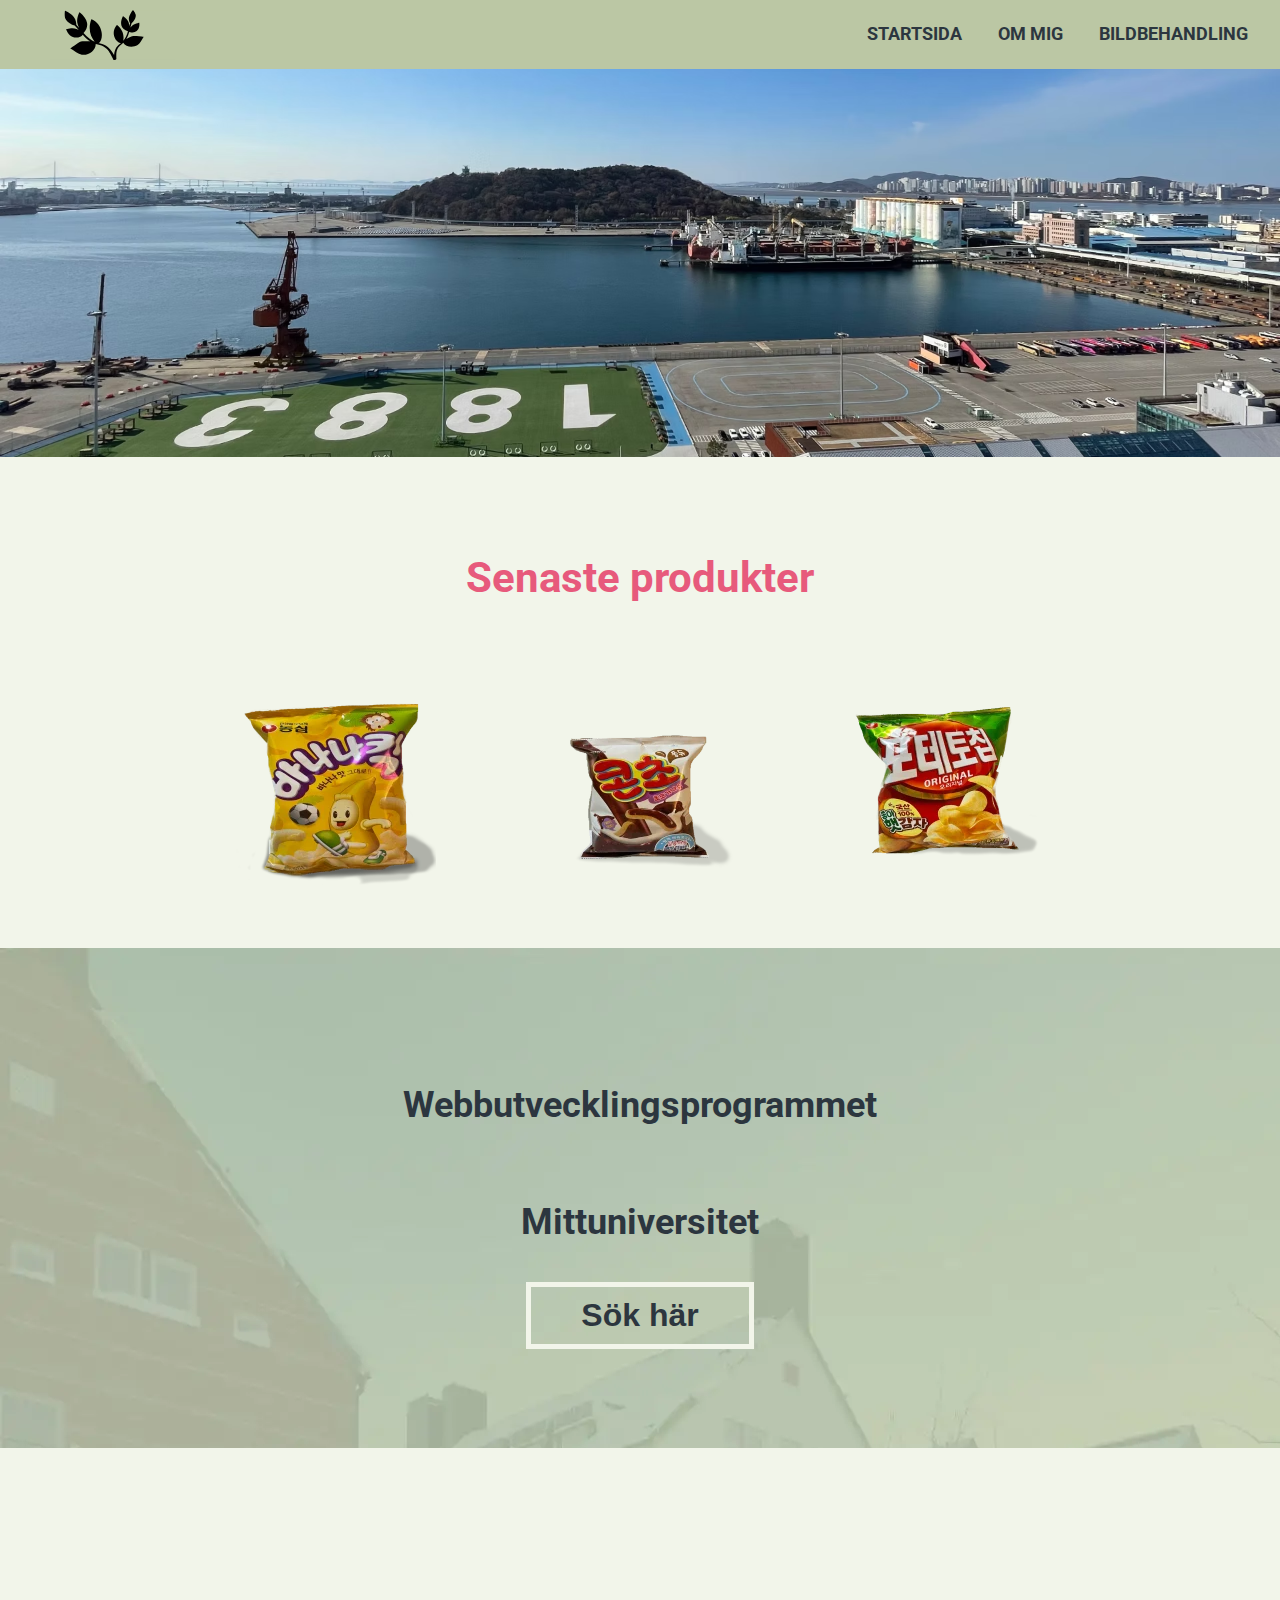
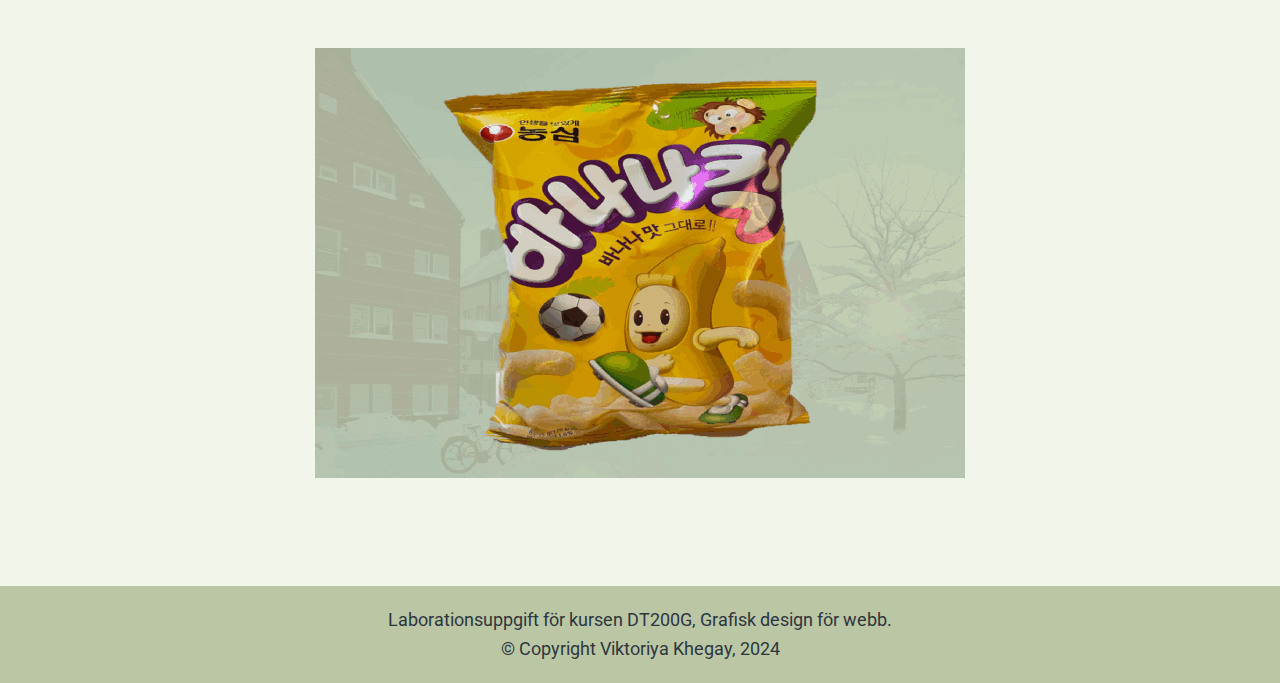
<file: index.html>
<!DOCTYPE html>
<html lang="sv">
  <head>
    <meta charset="UTF-8">
    <meta name="viewport" content="width=device-width, initial-scale=1.0">
    <title>Startsida</title>
    <link rel="icon" type="image/x-image" href="images/favicon.ico">
    <link rel="stylesheet" href="styles.css">
    <link rel="preconnect" href="https://fonts.googleapis.com">
    <link rel="preconnect" href="https://fonts.gstatic.com" crossorigin>
    <link
      href="https://fonts.googleapis.com/css2?family=Roboto:ital,wght@0,100;0,300;0,400;0,500;0,700;0,900;1,100;1,300;1,400;1,500;1,700;1,900&display=swap"
      rel="stylesheet">
  </head>
  <body>
    <div class="main-container">
      <!-- Navigation -->
      <nav class="main-nav">
        <a class="logo" href="index.html">
          <img src="images/logo.svg" alt="Website logo">
        </a>
        <div class="hamburger">
          <span></span>
          <span></span>
          <span></span>
        </div>
        <ul class="nav-links">
          <li class="active"><a href="index.html">Startsida</a></li>
          <li><a href="about.html">Om mig</a></li>
          <li><a href="edits.html">Bildbehandling</a></li>
        </ul>
      </nav>

      <!-- Header image -->
      <div class="header-image">
        <picture>
          <source
            srcset="images/header_desktop.avif"
            type="image/avif"
            media="(min-width: 1200px)">
          <source
            srcset="images/header_tablet.avif"
            type="image/avif"
            media="(min-width: 600px)">
          <img
            src="images/header_mobile.jpg"
            alt="A photo of a port"
            width="495"
            height="300">
        </picture>
      </div>

      <section class="main-section">
        <!-- Products section -->
        <div class="products">
          <h1>Senaste produkter</h1>
          <picture>
            <source
              srcset="images/frilaggning01_new.webp"
              type="image/webp"
              width="200"
              height="200">
            <img
              src="images/frilaggning01.png"
              alt="A bag of banana chips."
              loading="lazy">
          </picture>
          <picture>
            <source
              srcset="images/frilaggning02_new.webp"
              type="image/webp"
              width="200"
              height="200">
            <img
              src="images/frilaggning02.png"
              alt="A bag of chocolate banana chips."
              loading="lazy">
          </picture>
          <picture>
            <source
              srcset="images/frilaggning03_new.webp"
              type="image/webp"
              width="200"
              height="200">
            <img
              src="images/frilaggning03.png"
              alt="A bag of potato chips"
              loading="lazy">
          </picture>
        </div>

        <!-- Background image and button-->
        <div class="background">
          <h2>Webbutvecklingsprogrammet</h2>
          <h2>Mittuniversitet</h2>
          <button>Sök här</button>
        </div>

        <!-- Reklambanner section -->
        <div class="ad-banner">
          <img
            src="images/reklam_banner_new.webp"
            alt="products"
            loading="lazy">
        </div>
      </section>

      <!-- Footer -->
      <footer>
        <p>
          Laborationsuppgift för kursen DT200G, Grafisk design för webb.<br>
          &copy; Copyright Viktoriya Khegay, 2024
        </p>
      </footer>
    </div>

    <script src="script.js" defer></script>
  </body>
</html>
</file>
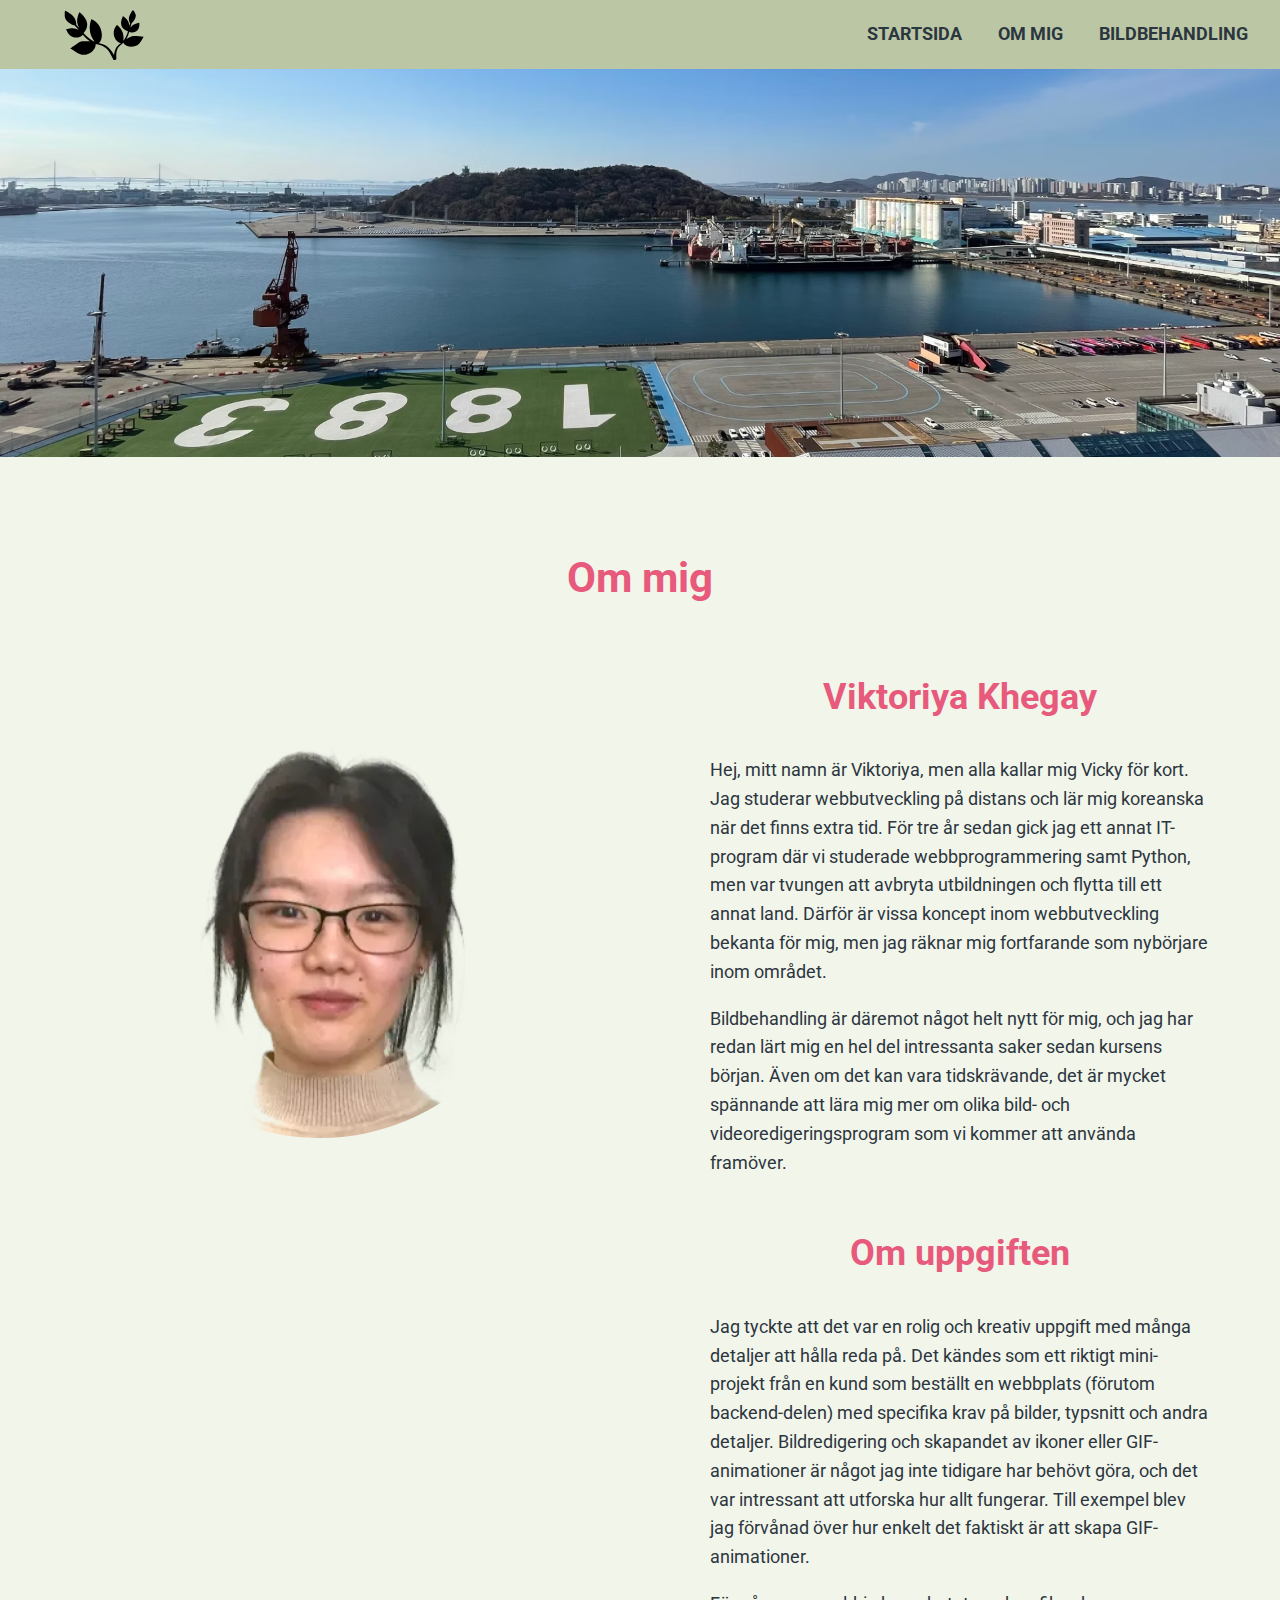
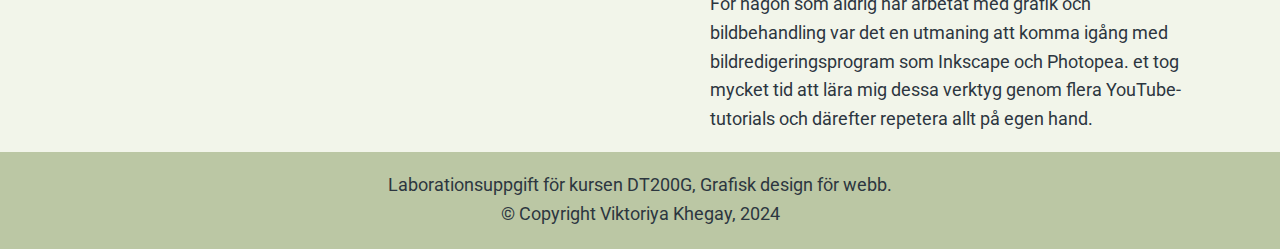
<file: about.html>
<!DOCTYPE html>
<html lang="sv">
  <head>
    <meta charset="UTF-8">
    <meta name="viewport" content="width=device-width, initial-scale=1.0">
    <title>Om mig</title>
    <link rel="icon" type="image/x-image" href="images/favicon.ico">
    <link rel="stylesheet" href="styles.css">
    <link rel="stylesheet" href="styles.css">
    <link rel="preconnect" href="https://fonts.googleapis.com">
    <link rel="preconnect" href="https://fonts.gstatic.com" crossorigin>
    <link
      href="https://fonts.googleapis.com/css2?family=Roboto:ital,wght@0,100;0,300;0,400;0,500;0,700;0,900;1,100;1,300;1,400;1,500;1,700;1,900&display=swap"
      rel="stylesheet">
  </head>
  <body>
    <div class="main-container">
      <!-- Navigation -->
      <nav class="main-nav">
        <a class="logo" href="index.html">
          <img src="images/logo.svg" alt="Website logo">
        </a>
        <div class="hamburger">
          <span></span>
          <span></span>
          <span></span>
        </div>
        <ul class="nav-links">
          <li><a href="index.html">Startsida</a></li>
          <li class="active"><a href="about.html">Om mig</a></li>
          <li><a href="edits.html">Bildbehandling</a></li>
        </ul>
      </nav>

      <!-- Header image -->
      <div class="header-image">
        <picture>
          <source
            srcset="images/header_desktop.avif"
            type="image/avif"
            media="(min-width: 1200px)">
          <source
            srcset="images/header_tablet.avif"
            type="image/avif"
            media="(min-width: 600px)">
          <img
            src="images/header_mobile.jpg"
            alt="A photo of a port"
            width="495"
            height="300">
        </picture>
      </div>

      <!-- About section -->
      <section class="about-info">
        <h1>Om mig</h1>
        <div class="portrait">
          <picture>
            <source srcset="images/portratt_new.webp">
            <img src="images/portratt.png" alt="A portrait" loading="lazy">
          </picture>
        </div>

        <div class="info-box">
          <h2>Viktoriya Khegay</h2>
          <p>
            Hej, mitt namn är Viktoriya, men alla kallar mig Vicky för kort. Jag
            studerar webbutveckling på distans och lär mig koreanska när det
            finns extra tid. För tre år sedan gick jag ett annat IT-program där
            vi studerade webbprogrammering samt Python, men var tvungen att
            avbryta utbildningen och flytta till ett annat land. Därför är vissa
            koncept inom webbutveckling bekanta för mig, men jag räknar mig
            fortfarande som nybörjare inom området.
          </p>
          <p>
            Bildbehandling är däremot något helt nytt för mig, och jag har redan
            lärt mig en hel del intressanta saker sedan kursens början. Även om
            det kan vara tidskrävande, det är mycket spännande att lära mig mer
            om olika bild- och videoredigeringsprogram som vi kommer att använda
            framöver.
          </p>
        </div>
        <div class="info-box">
          <h2>Om uppgiften</h2>
          <p>
            Jag tyckte att det var en rolig och kreativ uppgift med många
            detaljer att hålla reda på. Det kändes som ett riktigt mini-projekt
            från en kund som beställt en webbplats (förutom backend-delen) med
            specifika krav på bilder, typsnitt och andra detaljer.
            Bildredigering och skapandet av ikoner eller GIF-animationer är
            något jag inte tidigare har behövt göra, och det var intressant att
            utforska hur allt fungerar. Till exempel blev jag förvånad över hur
            enkelt det faktiskt är att skapa GIF-animationer.
          </p>
          <p>
            För någon som aldrig har arbetat med grafik och bildbehandling var
            det en utmaning att komma igång med bildredigeringsprogram som
            Inkscape och Photopea. et tog mycket tid att lära mig dessa verktyg
            genom flera YouTube-tutorials och därefter repetera allt på egen
            hand.
          </p>
        </div>
      </section>

      <!-- Footer -->
      <footer>
        <p>
          Laborationsuppgift för kursen DT200G, Grafisk design för webb.<br>
          &copy; Copyright Viktoriya Khegay, 2024
        </p>
      </footer>
    </div>
    <script src="script.js" defer></script>
  </body>
</html>
</file>
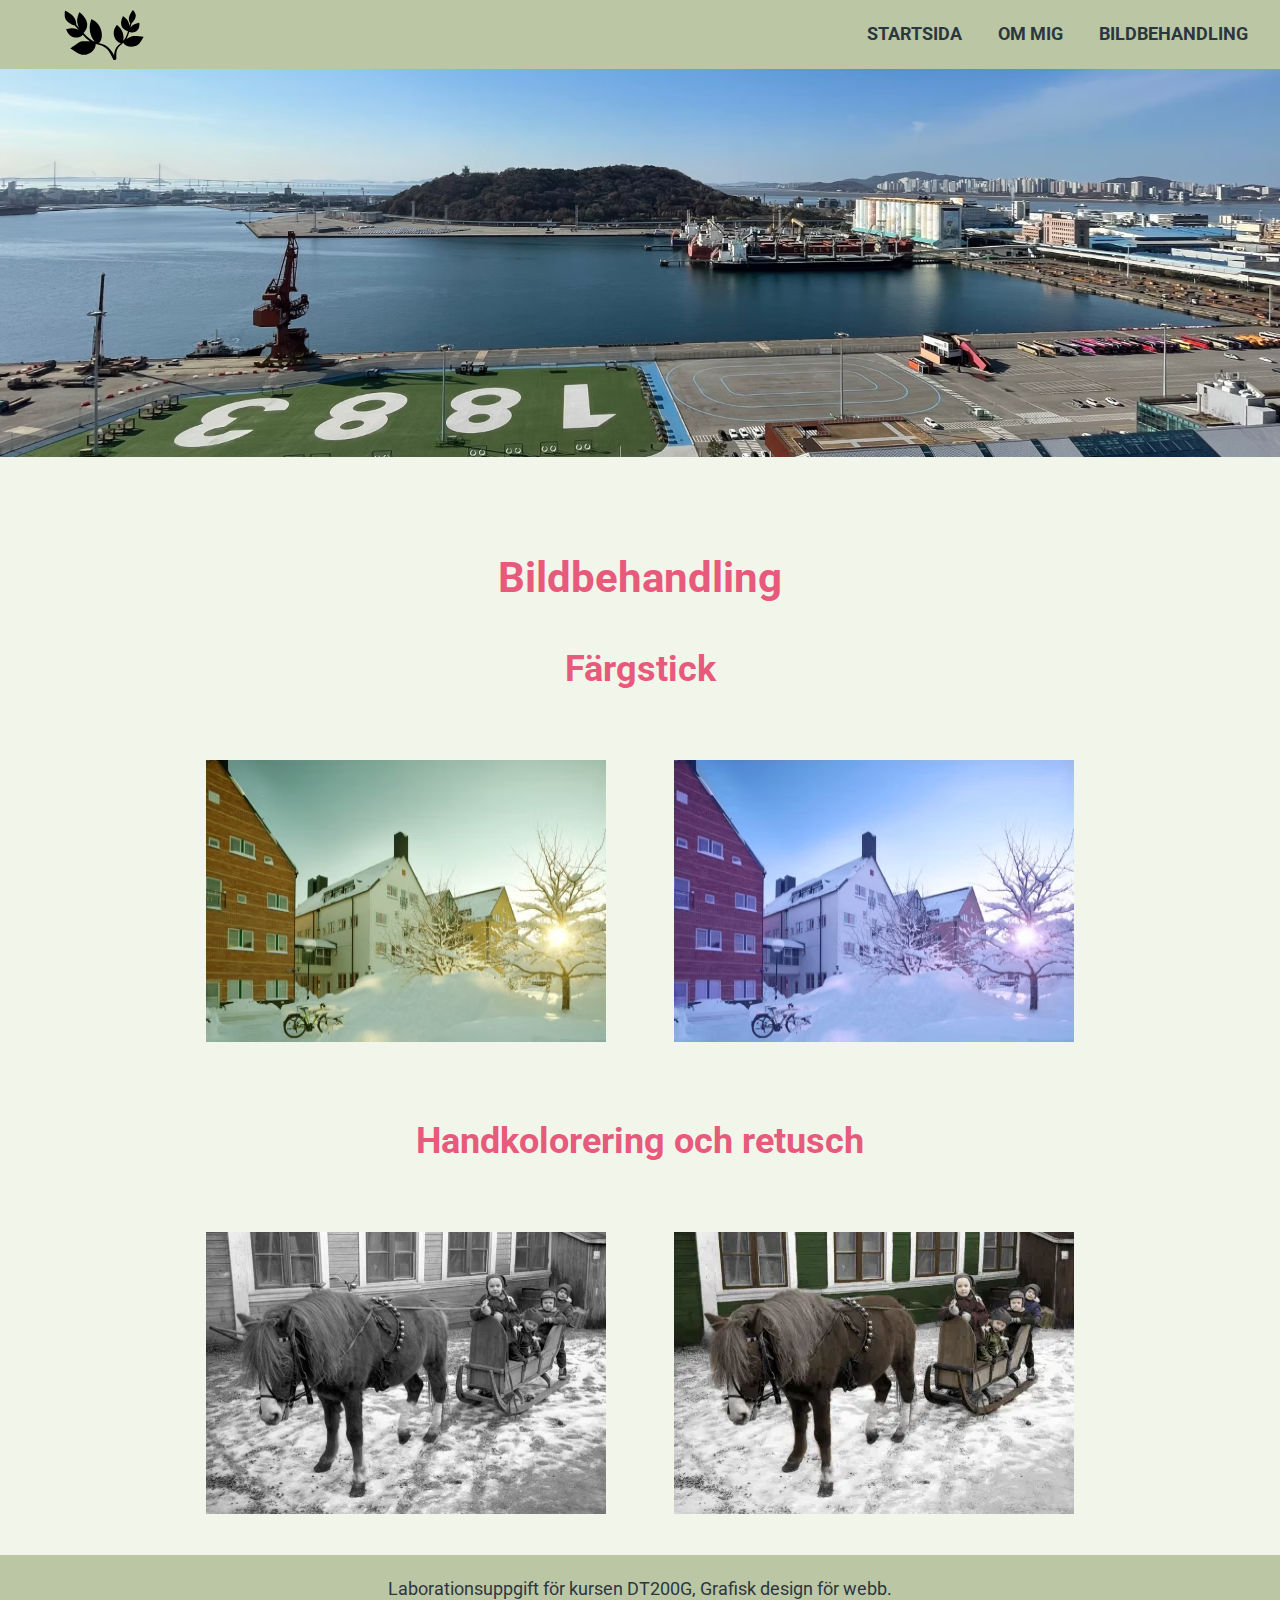
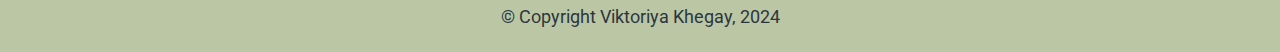
<file: edits.html>
<!DOCTYPE html>
<html lang="sv">
  <head>
    <meta charset="UTF-8">
    <meta name="viewport" content="width=device-width, initial-scale=1.0">
    <title>Bildbehandling</title>
    <link rel="icon" type="image/x-image" href="images/favicon.ico">
    <link rel="stylesheet" href="styles.css">
    <link rel="stylesheet" href="styles.css">
    <link rel="preconnect" href="https://fonts.googleapis.com">
    <link rel="preconnect" href="https://fonts.gstatic.com" crossorigin>
    <link
      href="https://fonts.googleapis.com/css2?family=Roboto:ital,wght@0,100;0,300;0,400;0,500;0,700;0,900;1,100;1,300;1,400;1,500;1,700;1,900&display=swap"
      rel="stylesheet">
  </head>
  <body>
    <div class="main-container">
      <!-- Navigation -->
      <nav class="main-nav">
        <a class="logo" href="index.html">
          <img src="images/logo.svg" alt="Website logo">
        </a>
        <div class="hamburger">
          <span></span>
          <span></span>
          <span></span>
        </div>

        <ul class="nav-links">
          <li><a href="index.html">Startsida</a></li>
          <li><a href="about.html">Om mig</a></li>
          <li class="active"><a href="edits.html">Bildbehandling</a></li>
        </ul>
      </nav>

      <!-- Header image -->
      <div class="header-image">
        <picture>
          <source
            srcset="images/header_desktop.avif"
            type="image/avif"
            media="(min-width: 1200px)">
          <source
            srcset="images/header_tablet.avif"
            type="image/avif"
            media="(min-width: 600px)">
          <img
            src="images/header_mobile.jpg"
            alt="A photo of a port"
            width="495"
            height="300">
        </picture>
      </div>

      <!-- Bildbehandling section -->
      <section class="image-edits">
        <div class="edit-box">
          <h1>Bildbehandling</h1>
          <h2>Färgstick</h2>
          <picture>
            <source
              srcset="images/fargstick_fore_new.avif"
              width="400"
              height="282">
            <img
              src="images/fargstick_fore.jpg"
              alt="Snowy winter scene with buildings and a bicycle parked in the foreground."
              loading="lazy">
          </picture>
          <picture>
            <source
              srcset="images/fargstick_new.avif"
              width="400"
              height="282">
            <img
              src="images/fargstick.jpg"
              alt="Snowy winter scene with buildings and a bicycle parked in the foreground."
              loading="lazy">
          </picture>
        </div>

        <div class="edit-box">
          <h2>Handkolorering och retusch</h2>
          <picture>
            <source
              srcset="images/handkolorering_fore_new.avif"
              width="400"
              height="282">
            <img
              src="images/handkolorering_fore_jpg"
              alt="A black and white photo of a horse pulling a sleigh with children."
              loading="lazy">
          </picture>
          <picture>
            <source
              srcset="images/handkolorering_new.webp"
              width="400"
              height="282">

            <img
              src="images/handkolorering_new.jpg"
              alt="A colored photo of a horse pulling a sleigh with children."
              width="400"
              height="282"
              loading="lazy">
          </picture>
        </div>
      </section>

      <!-- Footer -->
      <footer>
        <p>
          Laborationsuppgift för kursen DT200G, Grafisk design för webb.<br>
          &copy; Copyright Viktoriya Khegay, 2024
        </p>
      </footer>
    </div>
    <script src="script.js" defer></script>
  </body>
</html>
</file>
<file: styles.css>
body {
    margin: 0;
    font-family: "Roboto", sans-serif;
    font-size: 18px;
    color: #2C363F;
    background-color: #F2F5EA;
    line-height: 1.6;
    max-width: 1600px;
    
}

h1 {
    color: #E75A7C;
    font-size: 42px;
    font-weight: 700;
}

h2 {
    color: #E75A7C;
    font-size: 36px;
    font-weight: 700;
}


/* Logo */
.logo img {
    height: 50px;
}

.main-nav .logo {
    padding-left: 50px;
    padding-top: 10px;
}

/* Navigation*/
.main-nav {
    display: flex;
    position: fixed;
    box-sizing: border-box;
    max-width: 1600px;
    width: 100%;
    justify-content: space-between;
    align-items: center;
    background-color: #BBC7A4;
}

 .main-nav li {
    list-style-type: none;
    display: inline;
    padding-right: 2rem;

}

.main-nav li a {
    text-decoration: none;
    text-transform: uppercase;
    font-weight: 700;
    color: #2C363F;
} 

/* Products */
.products {
    text-align: center;
}

.products img {
    padding: 50px;

}

/* Header-image */
.header-image img {
    width: 100%;
    height: auto;
    padding-bottom: 50px;

}


.main-section {
    display: flex;
    flex-direction: column;
    align-items: center;
    justify-content: center;
}

/* Background image */
.background {
    display: flex;
    flex-direction: column;
    align-items: center;
    justify-content: center; 
    background-image: url(images/background_new.webp);
    height: 100vh;
    width: 100%;
    max-height: 500px;
}

.background h2 {
    color: #2C363F;

}

/* Button  */
button {
    background-color: transparent;
    font-size: 2rem;
    font-weight: 700;
    color: #2C363F;
    padding: 10px 50px;
    cursor: pointer;
    border: 5px solid #F2F5EA;
}

button:hover {
    background-color: #BBC7A4;
}

 /* Reklambanner section  */
 .ad-banner {
    padding-top: 200px;
    padding-bottom: 100px;
 }


/* About section */ 
.portrait img {
    height: 50vh;
    border-radius: 50%;
}

.about-info {
    display: grid; 
    grid-template-columns: repeat(2, 1fr);
    place-items: center;

}

.info-box {
     width: 500px; 
}

.about-info h1 {
    text-align: center;
    grid-column: 1 / -1;
}

.about-info h2 {
    text-align: center;
}

.info-box:nth-child(4) {
    grid-column: 2; 
}

/* Bildbehandling section  */
.image-edits {
    display: flex;
    flex-direction: column;
    text-align: center;
    
}

.edit-box img {
    padding: 2rem;
}

/* Footer */
footer {
    background-color: #BBC7A4;
    text-align: center;
    padding: 0.1rem;
}

/* Media Query */
@media screen and (max-width: 1024px) {
    .header-image {
        padding-top: 50px;
    }
    
    .products img {
        padding: 50px;
    }

    .nav-links {
        background-color: #BBC7A4;
        height: 100vh;
        max-width: 450px;
        position: fixed;
        top: 45px;
        right: -450px;
        display: flex;
        flex-direction: column;
        text-align: center;
        font-size: 1rem;

    }

    .nav-links li {
        padding-top: 30px;
    }

    .nav-links.active {
        padding-top: 50px;
        right: 0;
    }


    .hamburger {
        height: 40px;
        width: 40px;
        position: relative;
    }
    
    .hamburger span {
        height: 4px;
        width: 75%;
        background-color: #2C363FFF;
        position: absolute;
        top: 50%;
    }

    .hamburger span:nth-child(1) {
        top: 25%;
    }

    .hamburger span:nth-child(3) {
        top: 75%;
    }

    .hamburger.active span:nth-child(1) {
        top: 50%;
        transform: translate(-50%, -50%) rotate(45deg) scale(0.9);

    }

    .hamburger.active span:nth-child(2) {
        opacity: 0;
    }

    .hamburger.active span:nth-child(3) {
        top: 50%;
        transform: translate(-50%, -50%) rotate(-45deg) scale(0.9);
  
    }


    .about-info {
        display: flex;
        flex-direction: column;
    }

    .ad-banner img {
        max-width: 500px;
        max-height: 500px;
    }


    footer {
        font-size: 0.9rem;
    }

}

/* Small screen Media Query */
@media screen and (max-width: 600px) {
    h1, h2 {
        font-size: 1.8rem;
    }

    .products {
        display: flex;
        flex-direction: column;
        place-items: center;
    }

    .info-box {
        width: 300px;
        line-height: 1.8;
    }

    .background h2 {
        font-size: 1.8rem;    
    }

    .background button {
        font-size: 1.5rem; 
        padding: 5px 20px;
        border: 3px solid white; 
      
    }
    .ad-banner img {
        max-width: 300px;
        max-height: 300px;
    }

     .edit-box img {
        padding: 1rem;
    }

    footer {
        padding: 30px;
        font-size: 1rem;
    }

}
</file>
